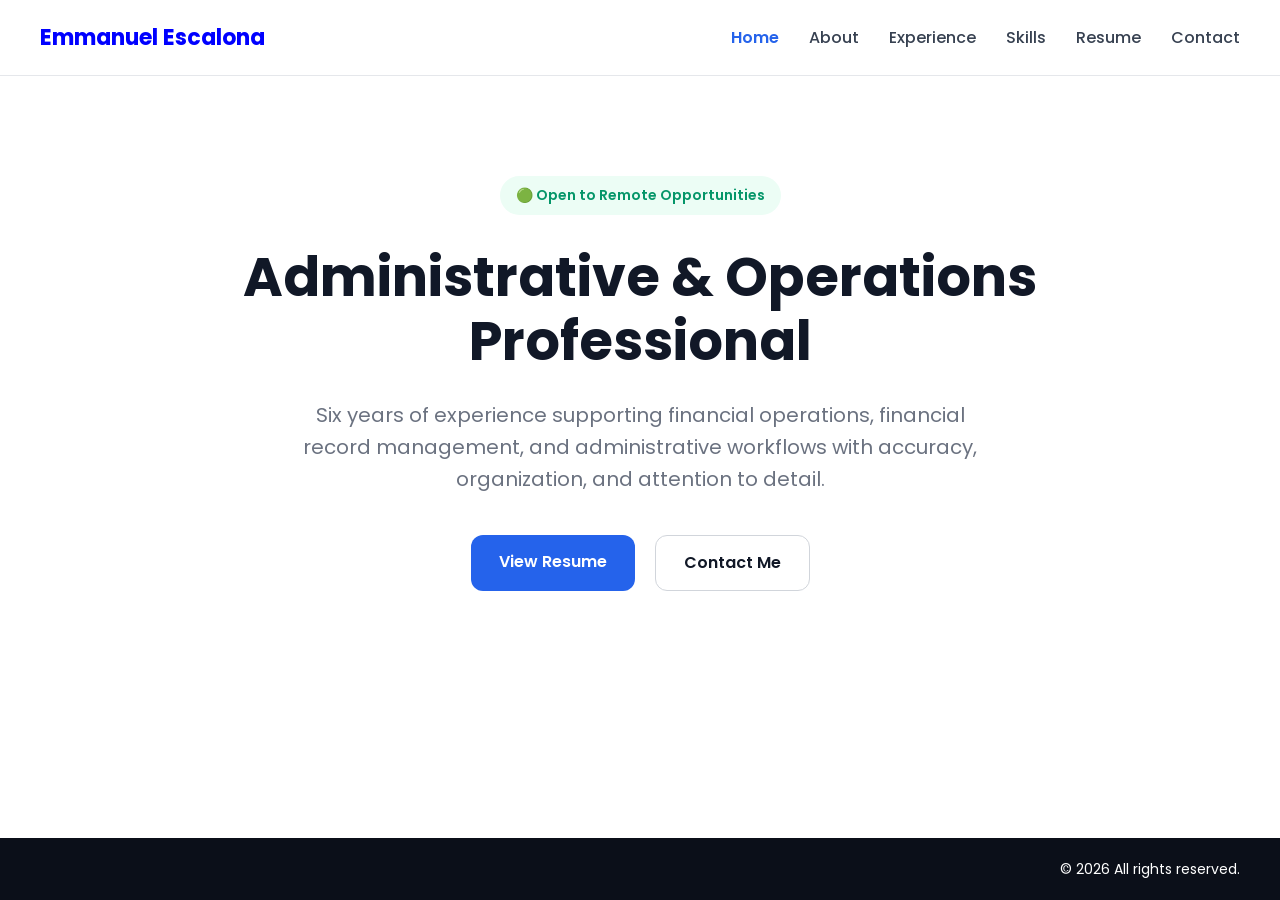
<file: index.html>
<!DOCTYPE html>
<html lang="en">

<head>

    <meta charset="UTF-8">

    <meta name="viewport" content="width=device-width, initial-scale=1.0">
    <link rel="icon" type="image/png" href="assets/images/favicon.png">

    <title>Emmanuel Escalona | Administrative & Operations Professional</title>

    <link rel="preconnect" href="https://fonts.googleapis.com">

    <link rel="preconnect" href="https://fonts.gstatic.com" crossorigin>

    <link href="https://fonts.googleapis.com/css2?family=Poppins:wght@400;500;600;700&display=swap" rel="stylesheet">

    <link rel="stylesheet" href="css/style.css">

</head>

<body>

<header>

    <nav class="navbar">

        <div class="logo">
            Emmanuel Escalona
        </div>

        <ul class="nav-links">
            <li><a href="index.html" class="active">Home</a></li>
            <li><a href="about.html">About</a></li>
            <li><a href="experience.html">Experience</a></li>
            <li><a href="skills.html">Skills</a></li>
            <li><a href="resume.html">Resume</a></li>
            <li><a href="contact.html">Contact</a></li>
        </ul>

    </nav>

</header>

    <!-- =========================================
     HERO SECTION
     Professional Introduction
========================================= -->

<main>

<section class="hero">

<p class="status">

🟢 Open to Remote Opportunities

</p>

<h1>
Administrative & Operations Professional
</h1>

<p class="hero-description">

Six years of experience supporting financial operations,
financial record management, and administrative workflows with
accuracy, organization, and attention to detail.

</p>

<div class="hero-buttons">

    <a href="resume.html" class="btn-primary">
        View Resume
    </a>

    <a href="contact.html" class="btn-secondary">
        Contact Me
    </a>

</div>

</section>

</main>

<!-- =========================================
     HERO SECTION
     Professional Introduction
========================================= -->
    


<!-- End Hero Section -->
    
    <footer class="footer">

    <p>
        © 2026 All rights reserved.
    </p>

</footer>
    
<script src="js/script.js"></script>

</body>

</html>
</file>
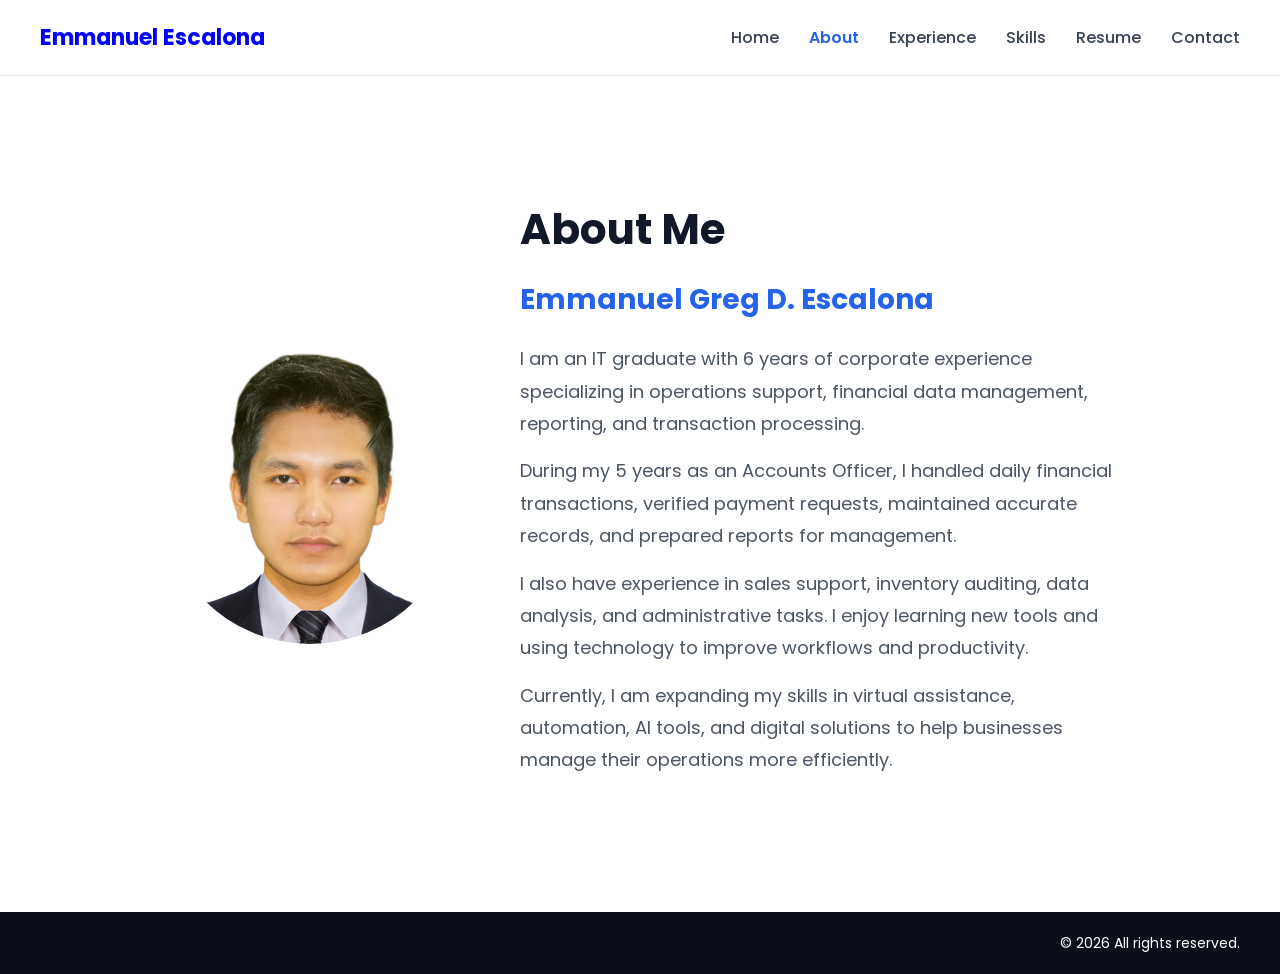
<file: about.html>
<!DOCTYPE html>
<html lang="en">

<head>
    <meta charset="UTF-8">
    <meta name="viewport" content="width=device-width, initial-scale=1.0">
    <link rel="icon" type="image/png" href="assets/images/favicon.png">

    <title>About Me | Emmanuel Escalona</title>
    
     <link href="https://fonts.googleapis.com/css2?family=Poppins:wght@400;500;600;700&display=swap" rel="stylesheet">
    <link rel="stylesheet" href="css/style.css">
</head>


<body>

    <!-- Navigation Bar -->
    <header>
         <nav class="navbar">

        <div class="logo">
            Emmanuel Escalona
        </div>

            <ul class="nav-links">
                <li><a href="index.html">Home</a></li>
                <li><a href="about.html" class="active">About</a></li>
                <li><a href="experience.html">Experience</a></li>
                <li><a href="skills.html">Skills</a></li>
                <li><a href="resume.html">Resume</a></li>
                <li><a href="contact.html">Contact</a></li>
            </ul>
      
    </header>



    <!-- About Section -->
    <main>
    
    <section class="about">

        <div class="about-container">

             <div class="about-image"> 
                <img src="assets/images/Profile.jpg" alt="Emmanuel Escalona"> 
             </div>


            <div class="about-content">

                <h1>About Me</h1>

                <h2>Emmanuel Greg D. Escalona</h2>


                <p>
                    I am an IT graduate with 6 years of corporate experience 
                    specializing in operations support, financial data management, 
                    reporting, and transaction processing.
                </p>


                <p>
                    During my 5 years as an Accounts Officer, I handled daily 
                    financial transactions, verified payment requests, maintained 
                    accurate records, and prepared reports for management.
                </p>


                <p>
                    I also have experience in sales support, inventory auditing, 
                    data analysis, and administrative tasks. I enjoy learning 
                    new tools and using technology to improve workflows and 
                    productivity.
                </p>


                <p>
                    Currently, I am expanding my skills in virtual assistance, 
                    automation, AI tools, and digital solutions to help businesses 
                    manage their operations more efficiently.
                </p>


            </div>

        </div>

    </section>
        
</main>
    
<footer class="footer">

    <p>
        © 2026 All rights reserved.
    </p>

</footer>

</body>

</html>
</file>
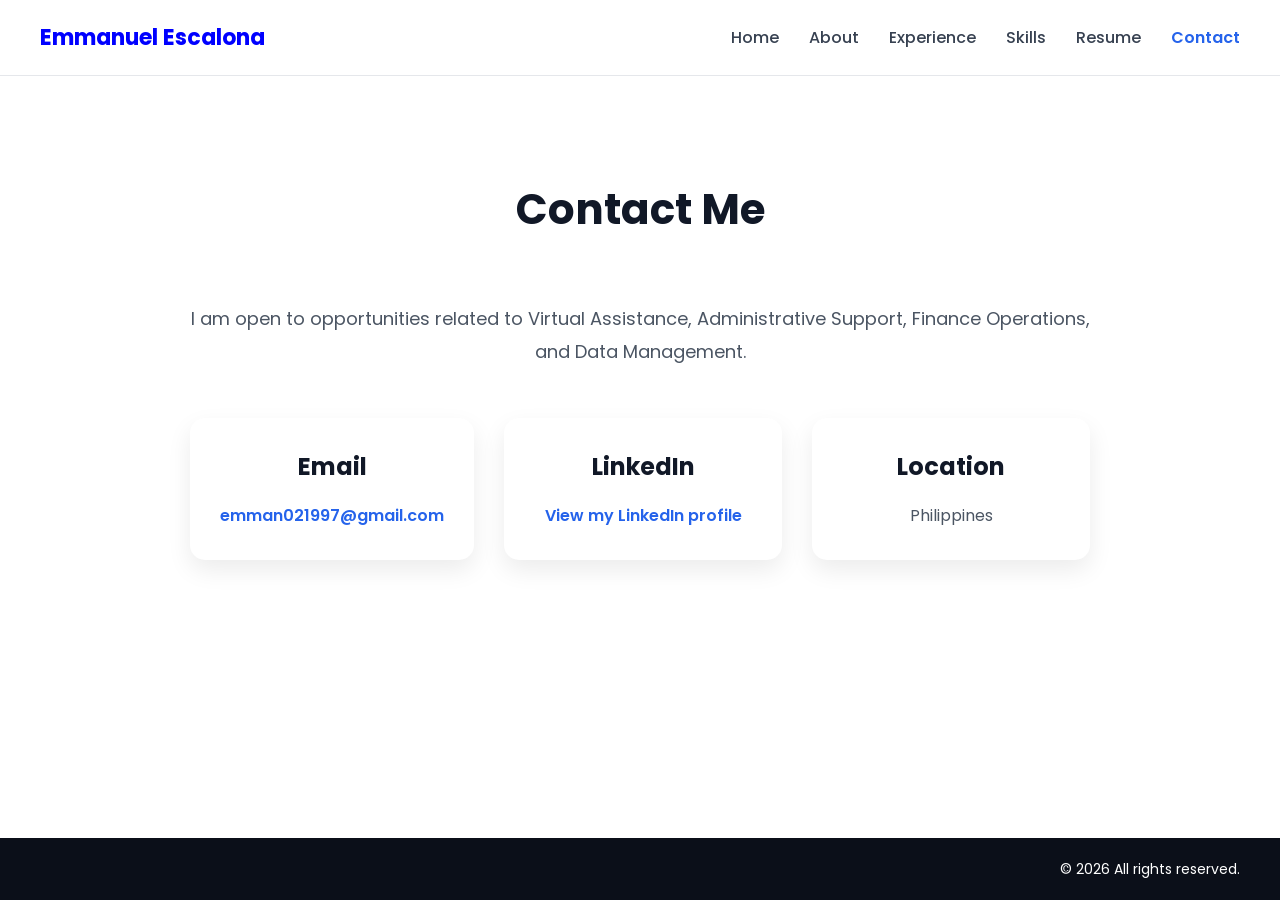
<file: contact.html>
<!DOCTYPE html>
<html lang="en">

<head>

    <meta charset="UTF-8">
    <meta name="viewport" content="width=device-width, initial-scale=1.0">
    <link rel="icon" type="image/png" href="assets/images/favicon.png">

    <title>Contact | Emmanuel Escalona</title>

     <link href="https://fonts.googleapis.com/css2?family=Poppins:wght@400;500;600;700&display=swap" rel="stylesheet">
    <link rel="stylesheet" href="css/style.css">

</head>


<body>


<header>

    <nav class="navbar">

        <div class="logo">
            Emmanuel Escalona
        </div>


        <ul class="nav-links">

            <li><a href="index.html">Home</a></li>
            <li><a href="about.html">About</a></li>
            <li><a href="experience.html">Experience</a></li>
            <li><a href="skills.html">Skills</a></li>
            <li><a href="resume.html">Resume</a></li>
            <li><a href="contact.html" class="active">Contact</a></li>

        </ul>

    </nav>

</header>


<main>

<section class="contact">


    <h1 class="page-title">
        Contact Me
    </h1>



    <div class="contact-container">


        <p>
            I am open to opportunities related to Virtual Assistance,
            Administrative Support, Finance Operations, and Data Management.
        </p>



        <div class="contact-info">


            <div class="contact-card">

    <h2>Email</h2>

    <p>
        <a href="mailto:emman021997@gmail.com">
            emman021997@gmail.com
        </a>
    </p>

</div>




            <div class="contact-card">

    <h2>LinkedIn</h2>

    <p>
        <a href="https://www.linkedin.com/in/emmanuel-greg-escalona/" target="_blank">
            View my LinkedIn profile
        </a>
    </p>

</div>




            <div class="contact-card">

                <h2>Location</h2>

                <p>
                    Philippines
                </p>

            </div>


        </div>


    </div>


</section>
    </main>

<footer class="footer">

    <p>
        © 2026 All rights reserved.
    </p>

</footer>

</body>

</html>
</file>
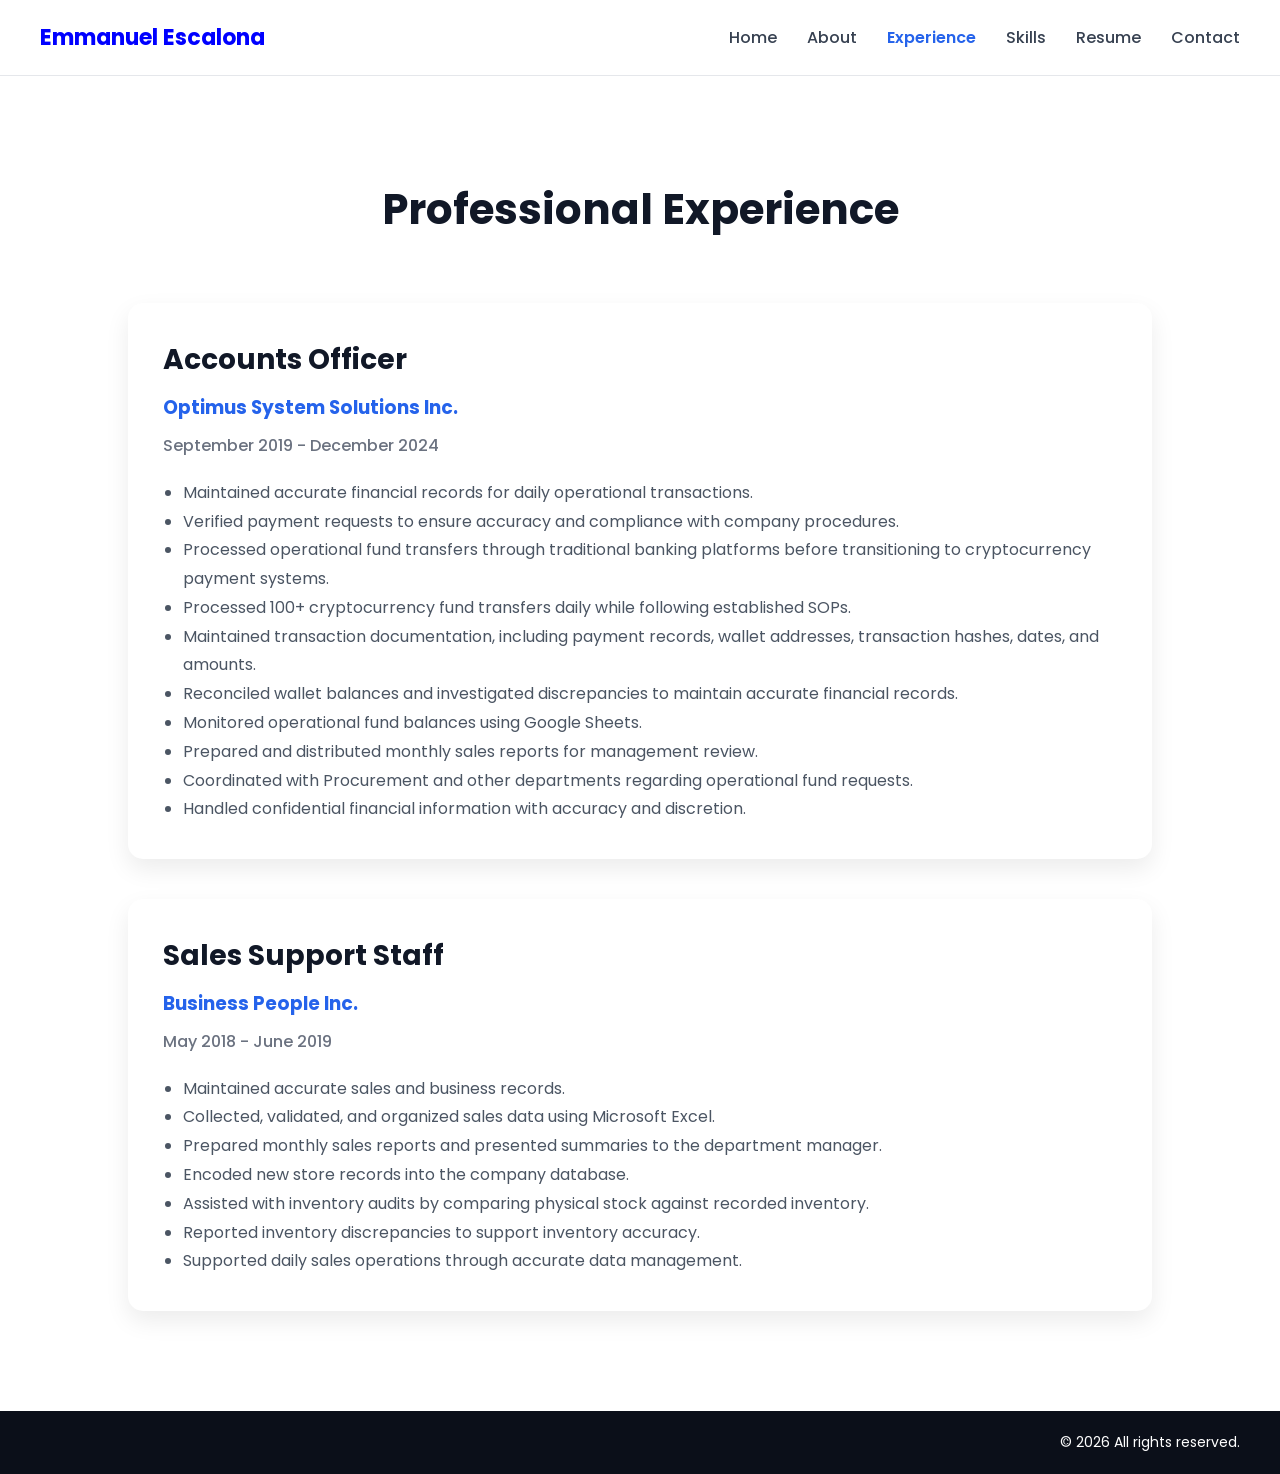
<file: experience.html>
<!DOCTYPE html>
<html lang="en">

<head>

    <meta charset="UTF-8">
    <meta name="viewport" content="width=device-width, initial-scale=1.0">
    <link rel="icon" type="image/png" href="assets/images/favicon.png">

    <title>Experience | Emmanuel Escalona</title>

     <link href="https://fonts.googleapis.com/css2?family=Poppins:wght@400;500;600;700&display=swap" rel="stylesheet">
    <link rel="stylesheet" href="css/style.css">

</head>


<body>


<header>

    <nav class="navbar">

        <div class="logo">
            Emmanuel Escalona
        </div>


        <ul class="nav-links">

            <li><a href="index.html">Home</a></li>
            <li><a href="about.html">About</a></li>
            <li><a href="experience.html" class="active">Experience</a></li>
            <li><a href="skills.html">Skills</a></li>
            <li><a href="resume.html">Resume</a></li>
            <li><a href="contact.html">Contact</a></li>

        </ul>

    </nav>

</header>



<main>
<section class="experience">


    <h1 class="page-title">
        Professional Experience
    </h1>



    <div class="experience-container">



        <!-- Accounts Officer -->

        <div class="experience-card">


            <h2>
                Accounts Officer
            </h2>


            <h3>
                Optimus System Solutions Inc.
            </h3>


            <p class="date">
                September 2019 - December 2024
            </p>



            <ul>

                <li>
                    Maintained accurate financial records for daily operational transactions.
                </li>

                <li>
                    Verified payment requests to ensure accuracy and compliance with company procedures.
                </li>

                <li>
                    Processed operational fund transfers through traditional banking platforms before transitioning to cryptocurrency payment systems.
                </li>

                <li>
                    Processed 100+ cryptocurrency fund transfers daily while following established SOPs.
                </li>

                <li>
                    Maintained transaction documentation, including payment records, wallet addresses, transaction hashes, dates, and amounts.
                </li>

                <li>
                    Reconciled wallet balances and investigated discrepancies to maintain accurate financial records.
                </li>

                <li>
                    Monitored operational fund balances using Google Sheets.
                </li>

                <li>
                    Prepared and distributed monthly sales reports for management review.
                </li>

                <li>
                    Coordinated with Procurement and other departments regarding operational fund requests.
                </li>

                <li>
                    Handled confidential financial information with accuracy and discretion.
                </li>

            </ul>


        </div>






        <!-- Sales Support Staff -->


        <div class="experience-card">


            <h2>
                Sales Support Staff
            </h2>


            <h3>
                Business People Inc.
            </h3>


            <p class="date">
                May 2018 - June 2019
            </p>



            <ul>


                <li>
                    Maintained accurate sales and business records.
                </li>


                <li>
                    Collected, validated, and organized sales data using Microsoft Excel.
                </li>


                <li>
                    Prepared monthly sales reports and presented summaries to the department manager.
                </li>


                <li>
                    Encoded new store records into the company database.
                </li>


                <li>
                    Assisted with inventory audits by comparing physical stock against recorded inventory.
                </li>


                <li>
                    Reported inventory discrepancies to support inventory accuracy.
                </li>


                <li>
                    Supported daily sales operations through accurate data management.
                </li>


            </ul>


        </div>



    </div>


</section>

</main>
    
<footer class="footer">

    <p>
        © 2026 All rights reserved.
    </p>

</footer>

</body>

</html>
</file>
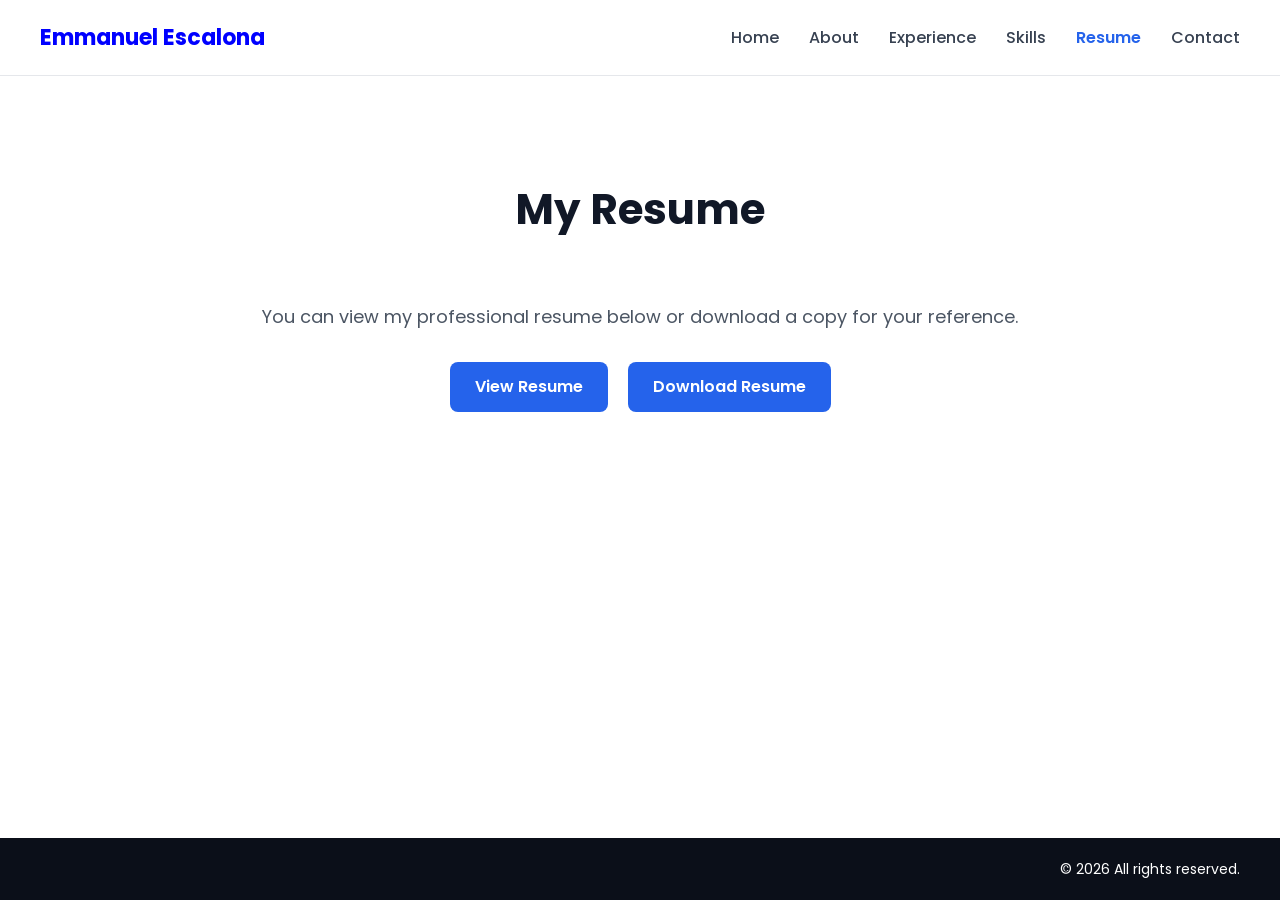
<file: resume.html>
<!DOCTYPE html>
<html lang="en">

<head>

    <meta charset="UTF-8">
    <meta name="viewport" content="width=device-width, initial-scale=1.0">
    <link rel="icon" type="image/png" href="assets/images/favicon.png">

    <title>Resume | Emmanuel Escalona</title>

     <link href="https://fonts.googleapis.com/css2?family=Poppins:wght@400;500;600;700&display=swap" rel="stylesheet">
    <link rel="stylesheet" href="css/style.css">

</head>


<body>


<header>

    <nav class="navbar">

        <div class="logo">
            Emmanuel Escalona
        </div>


        <ul class="nav-links">

            <li><a href="index.html">Home</a></li>
            <li><a href="about.html">About</a></li>
            <li><a href="experience.html">Experience</a></li>
            <li><a href="skills.html">Skills</a></li>
            <li><a href="resume.html" class="active">Resume</a></li>
            <li><a href="contact.html">Contact</a></li>

        </ul>

    </nav>

</header>


<main>

<section class="resume">


    <h1 class="page-title">
        My Resume
    </h1>



    <div class="resume-container">


        <p>
            You can view my professional resume below or download a copy for your reference.
        </p>



        <div class="resume-buttons">


            <a href="files/Emman_Escalona_Resume.pdf" 
               target="_blank"
               class="resume-btn">

                View Resume

            </a>



            <a href="files/Emman_Escalona_Resume.pdf" 
               download
               class="resume-btn">

                Download Resume

            </a>


        </div>


    </div>


</section>
    </main>

<footer class="footer">

    <p>
        © 2026 All rights reserved.
    </p>

</footer>

</body>

</html>
</file>
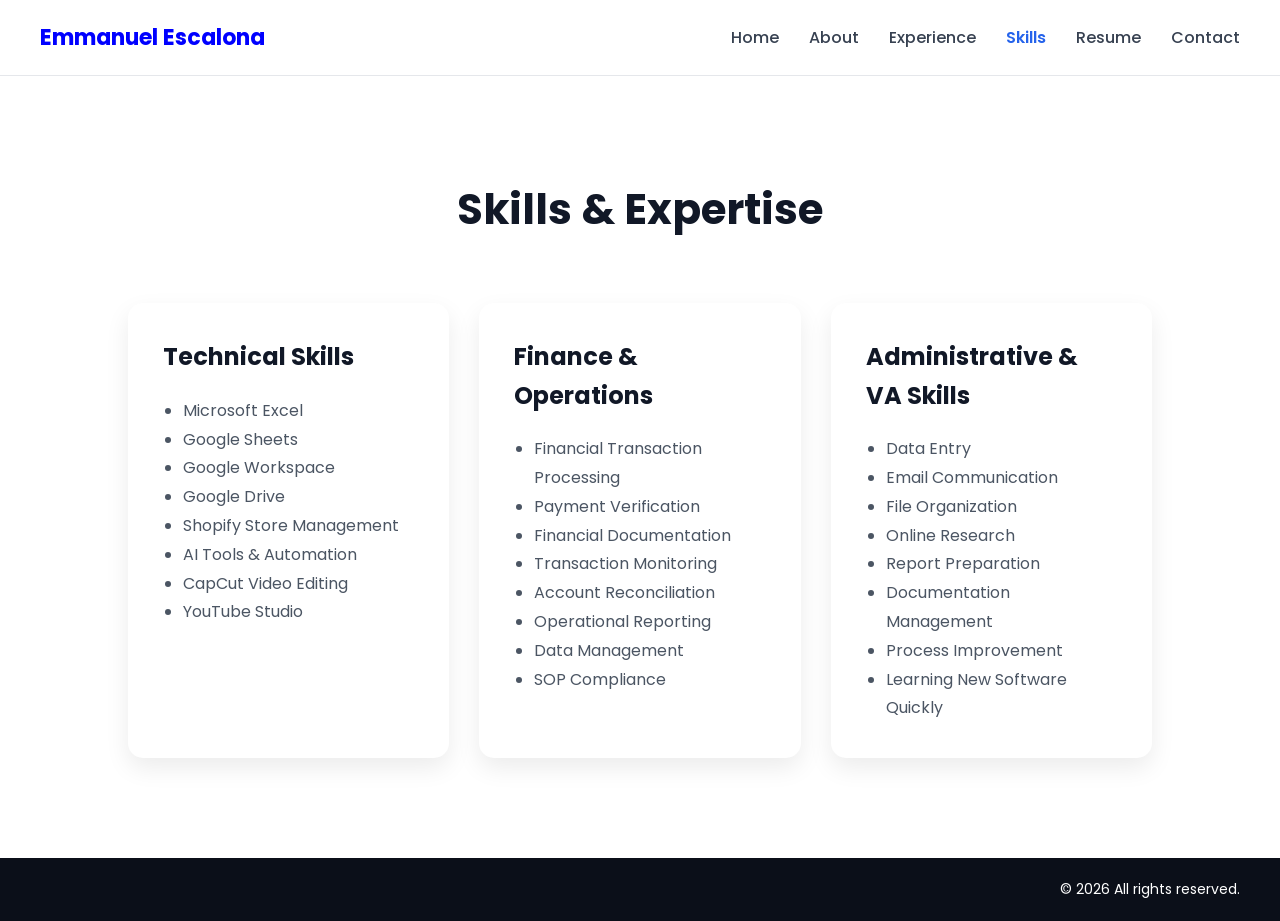
<file: skills.html>
<!DOCTYPE html>
<html lang="en">

<head>

    <meta charset="UTF-8">
    <meta name="viewport" content="width=device-width, initial-scale=1.0">
    <link rel="icon" type="image/png" href="assets/images/favicon.png">

    <title>Skills | Emmanuel Escalona</title>

     <link href="https://fonts.googleapis.com/css2?family=Poppins:wght@400;500;600;700&display=swap" rel="stylesheet">
    <link rel="stylesheet" href="css/style.css">

</head>


<body>


<header>

    <nav class="navbar">

        <div class="logo">
            Emmanuel Escalona
        </div>


        <ul class="nav-links">

            <li><a href="index.html">Home</a></li>
            <li><a href="about.html">About</a></li>
            <li><a href="experience.html">Experience</a></li>
            <li><a href="skills.html" class="active">Skills</a></li>
            <li><a href="resume.html">Resume</a></li>
            <li><a href="contact.html">Contact</a></li>

        </ul>

    </nav>

</header>



<main>
<section class="skills">


    <h1 class="page-title">
        Skills & Expertise
    </h1>



    <div class="skills-container">



        <!-- Technical Skills -->

        <div class="skill-card">


            <h2>
                Technical Skills
            </h2>


            <ul>

                <li>Microsoft Excel</li>

                <li>Google Sheets</li>

                <li>Google Workspace</li>

                <li>Google Drive</li>

                <li>Shopify Store Management</li>

                <li>AI Tools & Automation</li>

                <li>CapCut Video Editing</li>

                <li>YouTube Studio</li>

            </ul>


        </div>





        <!-- Finance Skills -->

        <div class="skill-card">


            <h2>
                Finance & Operations
            </h2>


            <ul>

                <li>Financial Transaction Processing</li>

                <li>Payment Verification</li>

                <li>Financial Documentation</li>

                <li>Transaction Monitoring</li>

                <li>Account Reconciliation</li>

                <li>Operational Reporting</li>

                <li>Data Management</li>

                <li>SOP Compliance</li>

            </ul>


        </div>





        <!-- Administrative Skills -->

        <div class="skill-card">


            <h2>
                Administrative & VA Skills
            </h2>


            <ul>

                <li>Data Entry</li>

                <li>Email Communication</li>

                <li>File Organization</li>

                <li>Online Research</li>

                <li>Report Preparation</li>

                <li>Documentation Management</li>

                <li>Process Improvement</li>

                <li>Learning New Software Quickly</li>

            </ul>


        </div>



    </div>


</section>

</main>
    
<footer class="footer">

    <p>
        © 2026 All rights reserved.
    </p>

</footer>

</body>

</html>
</file>
<file: css/style.css>
*{
margin:0;
padding:0;
box-sizing:border-box;
}

body{

    font-family:'Poppins',sans-serif;

    background:#ffffff;

    color:#111827;

    line-height:1.6;

    min-height:100vh;

    display:flex;

    flex-direction:column;

}

main{

    flex:1;

}

/* ==========================================
   Navigation SECTION
========================================== */


/* ==========================================
   Navigation SECTION
========================================== */

header{

    position:sticky;
    top:0;
    z-index:1000;

    background:rgba(255,255,255,.92);

    backdrop-filter:blur(12px);
    -webkit-backdrop-filter:blur(12px);

    border-bottom:1px solid #E5E7EB;

}

.navbar{
    width:100%;
    display:flex;
    justify-content:space-between;
    align-items:center;
    padding:20px 40px;
    
}

.logo{
    font-size:22px;
    font-weight:700;
    margin:0;
    padding:0;
    color:blue;
}

.nav-links{

    display:flex;

    gap:30px;

    list-style:none;

}

.nav-links a{

    text-decoration:none;

    color:#374151;

    font-weight:500;

    transition:
        color .3s ease;

}

.nav-links a:hover{

    color:#2563EB;

}

.nav-links a.active{

    color:#2563EB;

    font-weight:600;

}

/* ==========================================
   HERO SECTION
========================================== */


.hero{

    max-width:900px;

    margin:80px auto;

    padding:20px;

    text-align:center;

}

.status{

display:inline-block;

background:#ECFDF5;

color:#059669;

padding:8px 16px;

border-radius:50px;

font-size:14px;

font-weight:600;

margin-bottom:30px;

}

.hero h1{

font-size:54px;

line-height:1.2;

margin-bottom:25px;

}

.hero-description{

font-size:20px;

color:#6B7280;

max-width:700px;

margin:auto;

margin-bottom:40px;

}

.hero-buttons{

display:flex;

justify-content:center;

gap:20px;

}

.btn-primary{

    background:#2563EB;

    color:white;

    padding:14px 28px;

    border-radius:12px;

    text-decoration:none;

    font-weight:600;

    transition:transform .3s ease,
               box-shadow .3s ease,
               background-color .3s ease;

}

.btn-primary:hover{

    background:#1D4ED8;

    transform:translateY(-3px);

    box-shadow:0 10px 20px rgba(37,99,235,.25);

}

.btn-secondary{

    border:1px solid #D1D5DB;

    padding:14px 28px;

    border-radius:12px;

    text-decoration:none;

    color:#111827;

    font-weight:600;

    transition:transform .3s ease,
               background-color .3s ease,
               box-shadow .3s ease;

}

.btn-secondary:hover{

    background:#F9FAFB;

    transform:translateY(-3px);

    box-shadow:0 10px 20px rgba(0,0,0,.08);

}

/* Mobile Hero */

@media (max-width:768px){

    .hero{

        margin:60px auto;
        padding:20px;

    }

    .hero h1{

        font-size:36px;

    }

    .hero-description{

        font-size:18px;

    }

    .hero-buttons{

        flex-direction:column;
        align-items:center;

    }

    .hero-buttons a{

        width:220px;
        text-align:center;

    }

}

/* End Hero Section */

   
/* ==========================================
   ABOUT PAGE
========================================== */


.about{

    padding:120px 10%;

}


.about-container{

    display:flex;

    align-items:center;

    justify-content:center;

    gap:60px;

}


.about-image{

    width:300px;
    height:300px;

}


.about-image img{

    width:100%;

    height:100%;

    object-fit:cover;

    border-radius:50%;

    transition:transform .3s ease,
               box-shadow .3s ease;

}

.about-image img:hover{

    transform:scale(1.03);

    box-shadow:0 12px 30px rgba(0,0,0,.15);

}


.profile-placeholder{

    width:100%;

    height:100%;

    border-radius:50%;

    background:#e5e7eb;

    display:flex;

    align-items:center;

    justify-content:center;

    font-size:20px;

    color:#374151;

}


.about-content{

    max-width:600px;

}


.about-content h1{

    font-size:42px;

    font-weight:700;

    color:#111827;

    margin-bottom:15px;

}


.about-content h2{

    font-size:28px;

    color:#2563EB;

    margin-bottom:20px;

}


.about-content p{

    font-size:18px;

    line-height:1.8;

    color:#4B5563;

    margin-bottom:15px;

}


/* End About Page */


/* ==========================================
   EXPERIENCE PAGE
========================================== */


.experience{

    padding:100px 10%;

}


.page-title{

    text-align:center;

    font-size:42px;

    margin-bottom:60px;

    color:#111827;

}



.experience-container{

    display:flex;

    flex-direction:column;

    gap:40px;

}



.experience-card{

    background:#ffffff;

    padding:35px;

    border-radius:15px;

    box-shadow:0 10px 25px rgba(0,0,0,0.08);

    transition:
        transform .3s ease,
        box-shadow .3s ease;

}


.experience-card:hover{

    transform:translateY(-8px);

    box-shadow:0 20px 35px rgba(0,0,0,0.12);

}



.experience-card h2{

    font-size:28px;

    color:#111827;

    margin-bottom:10px;

}



.experience-card h3{

    color:#2563EB;

    margin-bottom:10px;

}



.date{

    color:#6B7280;

    font-weight:500;

    margin-bottom:20px;

}



.experience-card ul{

    padding-left:20px;

}



.experience-card li{

    line-height:1.8;

    color:#4B5563;

}

/* ==========================================
   SKILLS PAGE
========================================== */


.skills{

    padding:100px 10%;

}



.skills-container{

    display:grid;

    grid-template-columns:repeat(3,1fr);

    gap:30px;

}



.skill-card{

    background:white;

    padding:35px;

    border-radius:15px;

    box-shadow:0 10px 25px rgba(0,0,0,0.08);

    transition:
        transform .3s ease,
        box-shadow .3s ease;

}


.skill-card:hover{

    transform:translateY(-8px);

    box-shadow:0 20px 35px rgba(0,0,0,0.12);

}


.skill-card h2{

    color:#111827;

    font-size:24px;

    margin-bottom:20px;

}



.skill-card ul{

    padding-left:20px;

}



.skill-card li{

    color:#4B5563;

    line-height:1.8;

}




@media(max-width:768px){


    .skills-container{

        grid-template-columns:1fr;

    }


}

/* ==========================================
   RESUME PAGE
========================================== */


.resume{

    padding:100px 10%;

}



.resume-container{

    text-align:center;

}



.resume-container p{

    font-size:18px;

    color:#4B5563;

    margin-bottom:30px;

}



.resume-buttons{

    display:flex;

    justify-content:center;

    gap:20px;

    margin-bottom:40px;

}



.resume-btn{

    background:#2563EB;

    color:white;

    padding:12px 25px;

    border-radius:8px;

    text-decoration:none;

    font-weight:600;

    transition:
        transform .3s ease,
        box-shadow .3s ease,
        background-color .3s ease;

}


.resume-btn:hover{

    background:#1D4ED8;

    transform:translateY(-3px);

    box-shadow:0 10px 20px rgba(37,99,235,.25);

}



@media(max-width:768px){


    .resume-buttons{

        flex-direction:column;

        align-items:center;

    }


    .resume-btn{

        width:200px;

    }


}

/* ==========================================
   CONTACT PAGE
========================================== */


.contact{

    padding:100px 10%;

}



.contact-container{

    text-align:center;

    max-width:900px;

    margin:auto;

}



.contact-container p{

    font-size:18px;

    color:#4B5563;

    line-height:1.8;

}



.contact-info{

    display:flex;

    justify-content:center;

    gap:30px;

    margin-top:50px;

}



.contact-card{

    background:white;

    padding:30px;

    width:300px;

    border-radius:15px;

    box-shadow:0 10px 25px rgba(0,0,0,0.08);

    transition:
        transform .3s ease,
        box-shadow .3s ease;

}

.contact-card:hover{

    transform:translateY(-8px);

    box-shadow:0 20px 35px rgba(0,0,0,0.12);

}



.contact-card h2{

    color:#111827;

    margin-bottom:15px;

}



.contact-card p{

    font-size:16px;
   overflow-wrap:break-word;
   
}



@media(max-width:768px){


    .contact-info{

        flex-direction:column;

        align-items:center;

    }


}

.contact-card a{

    color:#2563EB;

    text-decoration:none;

    font-weight:600;

}


.contact-card a:hover{

    text-decoration:underline;

}

/* This is for @media */


@media (max-width:768px){


    /* Navbar */

    .navbar{

        flex-direction:column;
        gap:20px;
        padding:20px;

    }


    .nav-links{

        flex-wrap:wrap;
        justify-content:center;
        gap:15px;

    }



    /* About Section */

    .about{

        padding:60px 20px;

    }


    .about-container{

        flex-direction:column;
        text-align:center;
        gap:40px;

    }


    .about-image{

        width:200px;
        height:200px;

    }


    .about-content{

        width:100%;

    }


    .about-content h1{

        font-size:34px;

    }


    .about-content h2{

        font-size:24px;

    }


    .about-content p{

        font-size:16px;

    }

}

/* ==========================================
   FOOTER
========================================== */

.footer{

    background:#0B0F19;

    padding:20px 40px;

}

.footer p{

    color:#FFFFFF;

    font-size:14px;

    text-align:right;

    margin:0;

}
</file>
